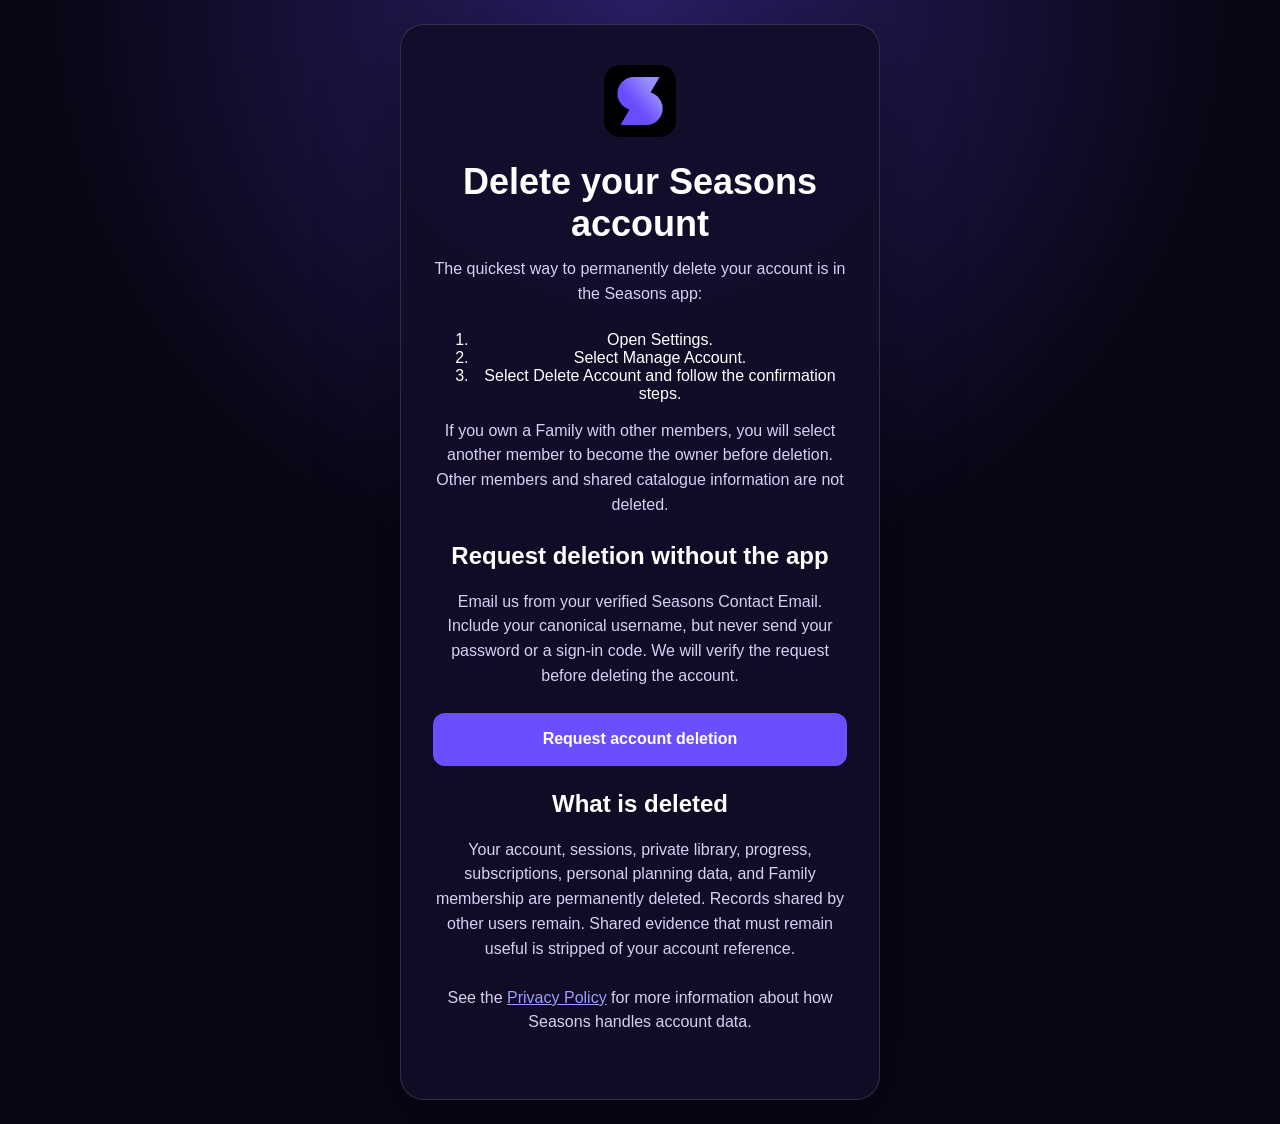
<file: delete-account/index.html>
<!DOCTYPE html>
<html lang="en">

<head>
    <meta charset="UTF-8">
    <meta name="viewport" content="width=device-width, initial-scale=1.0">
    <title>Delete your Seasons account</title>
    <link rel="stylesheet" href="../account-link.css">
</head>

<body>
    <main class="card">
        <img src="../seasonslogo.png" alt="Seasons" class="logo">
        <h1>Delete your Seasons account</h1>
        <p>The quickest way to permanently delete your account is in the Seasons app:</p>
        <ol>
            <li>Open Settings.</li>
            <li>Select Manage Account.</li>
            <li>Select Delete Account and follow the confirmation steps.</li>
        </ol>
        <p>If you own a Family with other members, you will select another member to become the owner before deletion. Other members and shared catalogue information are not deleted.</p>
        <h2>Request deletion without the app</h2>
        <p>Email us from your verified Seasons Contact Email. Include your canonical username, but never send your password or a sign-in code. We will verify the request before deleting the account.</p>
        <p><a class="button" href="mailto:contact@myvstudios.com?subject=Seasons%20account%20deletion%20request">Request account deletion</a></p>
        <h2>What is deleted</h2>
        <p>Your account, sessions, private library, progress, subscriptions, personal planning data, and Family membership are permanently deleted. Records shared by other users remain. Shared evidence that must remain useful is stripped of your account reference.</p>
        <p>See the <a href="../privacy.html">Privacy Policy</a> for more information about how Seasons handles account data.</p>
    </main>
</body>

</html>
</file>
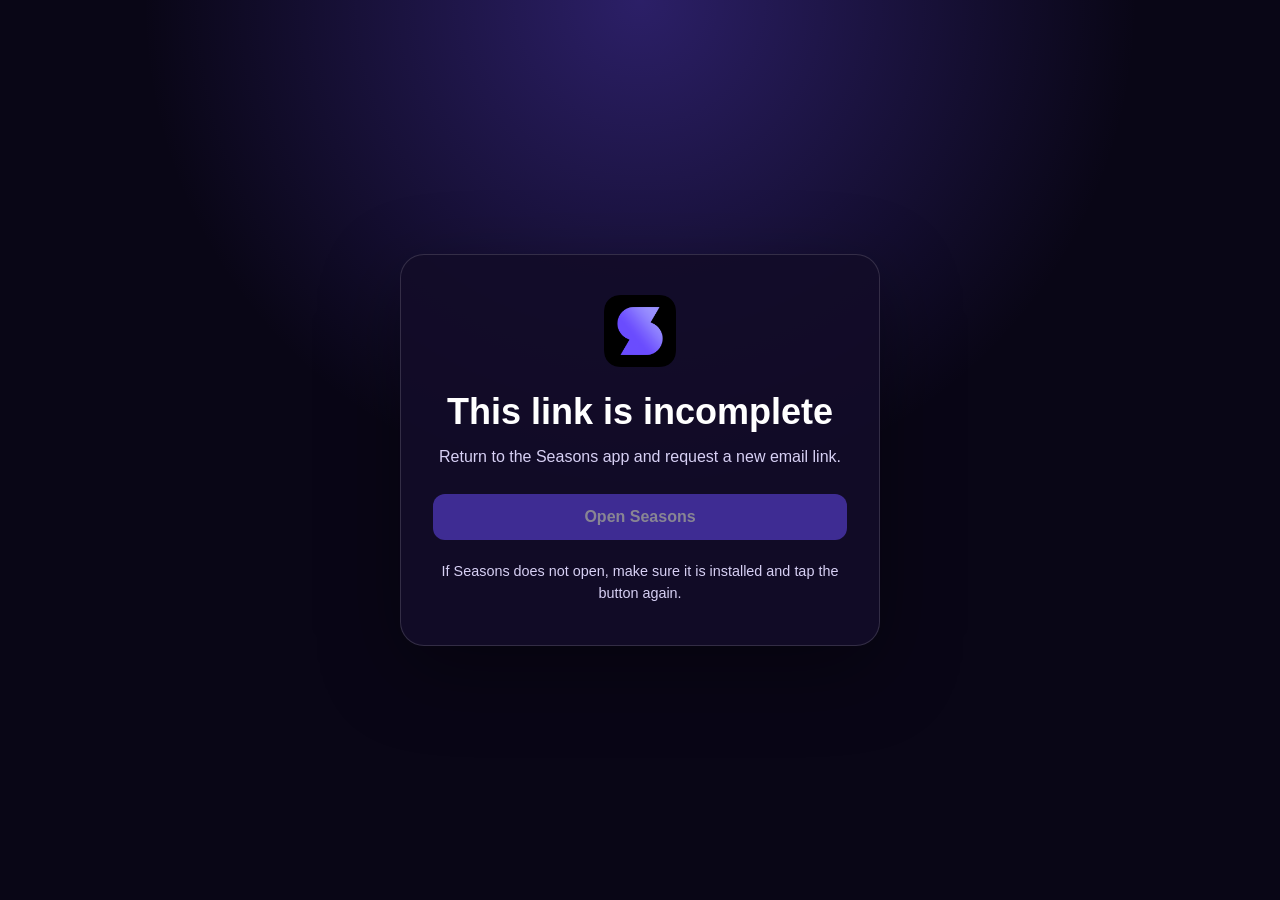
<file: family-invite/index.html>
<!doctype html>
<html lang="en">
<head>
    <meta charset="utf-8">
    <meta name="viewport" content="width=device-width, initial-scale=1">
    <meta name="referrer" content="no-referrer">
    <meta http-equiv="Content-Security-Policy" content="default-src 'none'; img-src 'self'; style-src 'self'; script-src 'self'; base-uri 'none'; form-action 'none'">
    <title>Open Seasons</title>
    <link rel="stylesheet" href="../account-link.css">
    <script src="../account-link.js" defer></script>
</head>
<body>
    <main>
        <img class="logo" src="../seasonslogo.png" alt="Seasons">
        <h1>Opening Seasons</h1>
        <p data-message>Continue in Seasons to view your Family invitation.</p>
        <a class="button" data-open-seasons href="#">Open Seasons</a>
        <p class="help">If Seasons does not open, make sure it is installed and tap the button again.</p>
    </main>
</body>
</html>
</file>
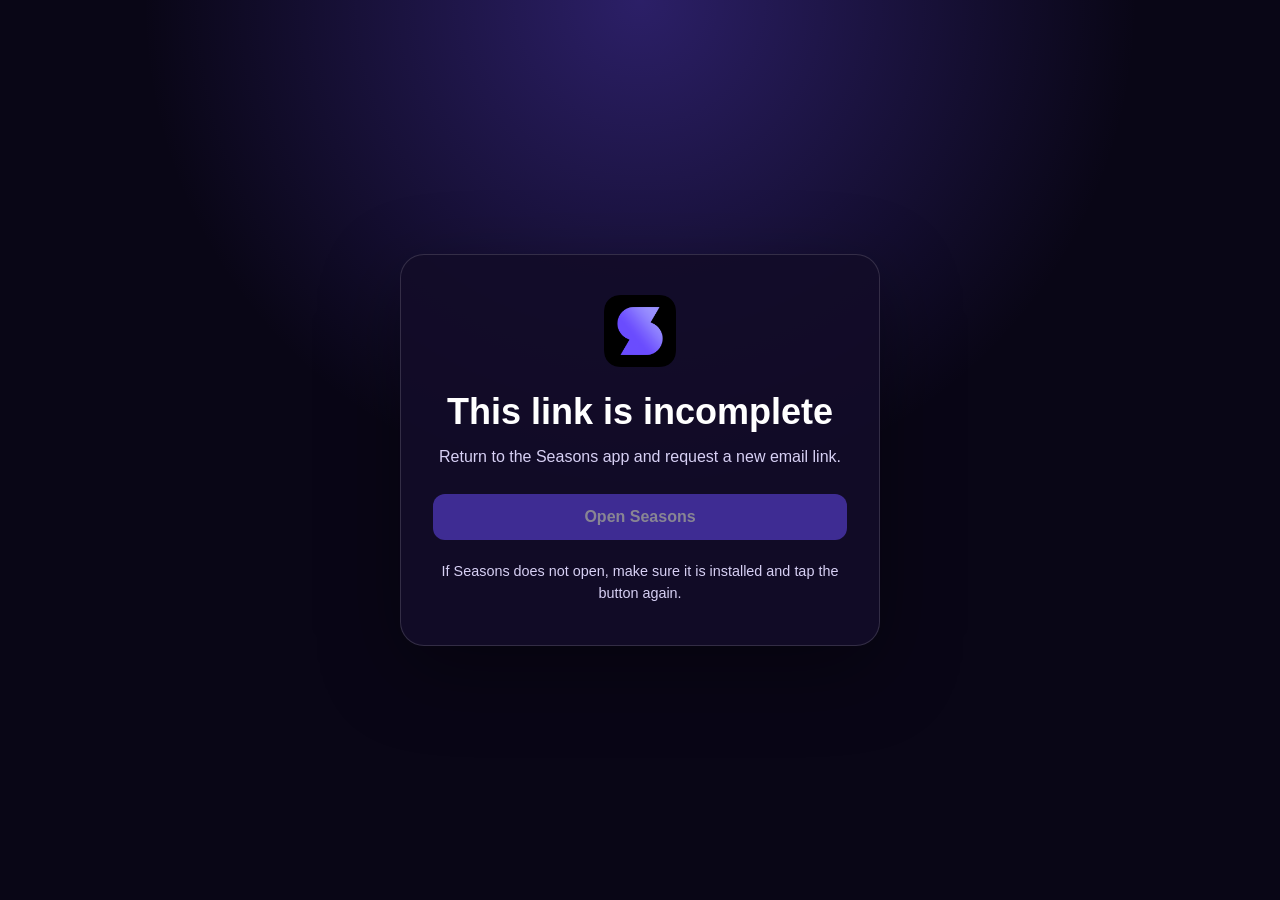
<file: recover-account/index.html>
<!doctype html>
<html lang="en">
<head>
    <meta charset="utf-8">
    <meta name="viewport" content="width=device-width, initial-scale=1">
    <meta name="referrer" content="no-referrer">
    <meta http-equiv="Content-Security-Policy" content="default-src 'none'; img-src 'self'; style-src 'self'; script-src 'self'; base-uri 'none'; form-action 'none'">
    <title>Open Seasons</title>
    <link rel="stylesheet" href="../account-link.css">
    <script src="../account-link.js" defer></script>
</head>
<body>
    <main>
        <img class="logo" src="../seasonslogo.png" alt="Seasons">
        <h1>Opening Seasons</h1>
        <p data-message>Continue in Seasons to recover your account.</p>
        <a class="button" data-open-seasons href="#">Open Seasons</a>
        <p class="help">If Seasons does not open, make sure it is installed and tap the button again.</p>
    </main>
</body>
</html>
</file>
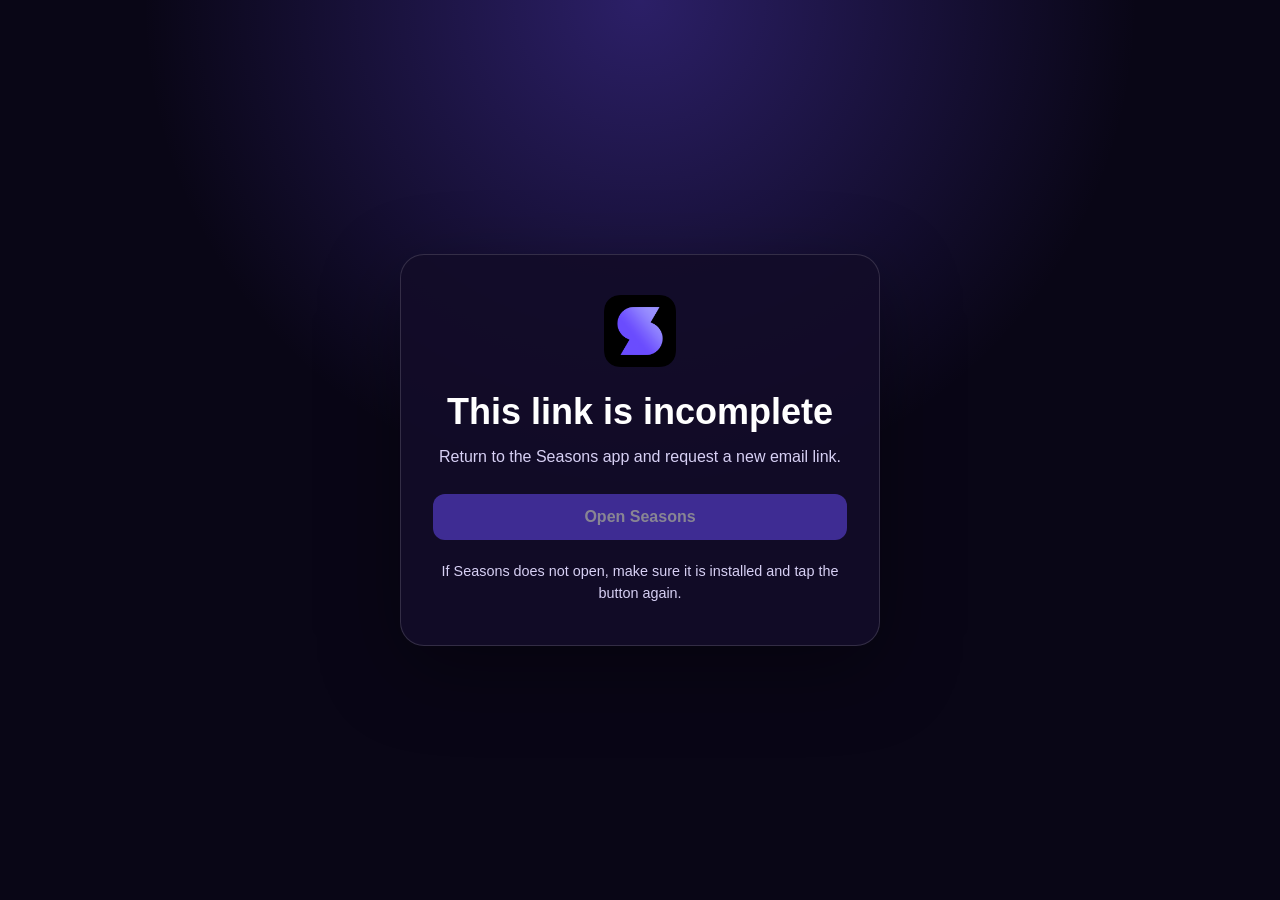
<file: replace-contact-email/index.html>
<!doctype html>
<html lang="en">
<head>
    <meta charset="utf-8">
    <meta name="viewport" content="width=device-width, initial-scale=1">
    <meta name="referrer" content="no-referrer">
    <meta http-equiv="Content-Security-Policy" content="default-src 'none'; img-src 'self'; style-src 'self'; script-src 'self'; base-uri 'none'; form-action 'none'">
    <title>Open Seasons</title>
    <link rel="stylesheet" href="../account-link.css">
    <script src="../account-link.js" defer></script>
</head>
<body>
    <main>
        <img class="logo" src="../seasonslogo.png" alt="Seasons">
        <h1>Opening Seasons</h1>
        <p data-message>Continue in Seasons to verify your new Contact Email.</p>
        <a class="button" data-open-seasons href="#">Open Seasons</a>
        <p class="help">If Seasons does not open, make sure it is installed and tap the button again.</p>
    </main>
</body>
</html>
</file>
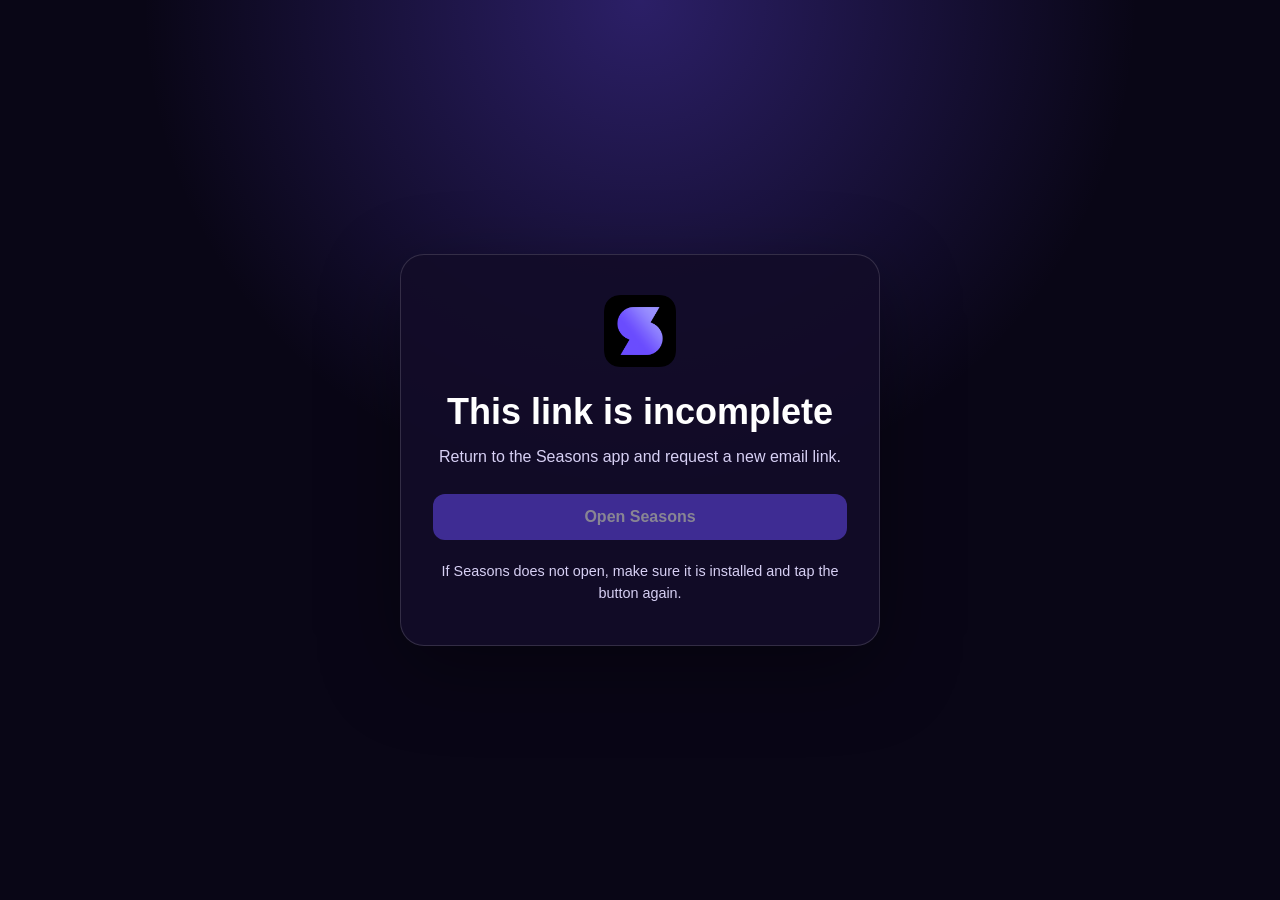
<file: verify-contact-email/index.html>
<!doctype html>
<html lang="en">
<head>
    <meta charset="utf-8">
    <meta name="viewport" content="width=device-width, initial-scale=1">
    <meta name="referrer" content="no-referrer">
    <meta http-equiv="Content-Security-Policy" content="default-src 'none'; img-src 'self'; style-src 'self'; script-src 'self'; base-uri 'none'; form-action 'none'">
    <title>Open Seasons</title>
    <link rel="stylesheet" href="../account-link.css">
    <script src="../account-link.js" defer></script>
</head>
<body>
    <main>
        <img class="logo" src="../seasonslogo.png" alt="Seasons">
        <h1>Opening Seasons</h1>
        <p data-message>Continue in Seasons to verify your Contact Email.</p>
        <a class="button" data-open-seasons href="#">Open Seasons</a>
        <p class="help">If Seasons does not open, make sure it is installed and tap the button again.</p>
    </main>
</body>
</html>
</file>
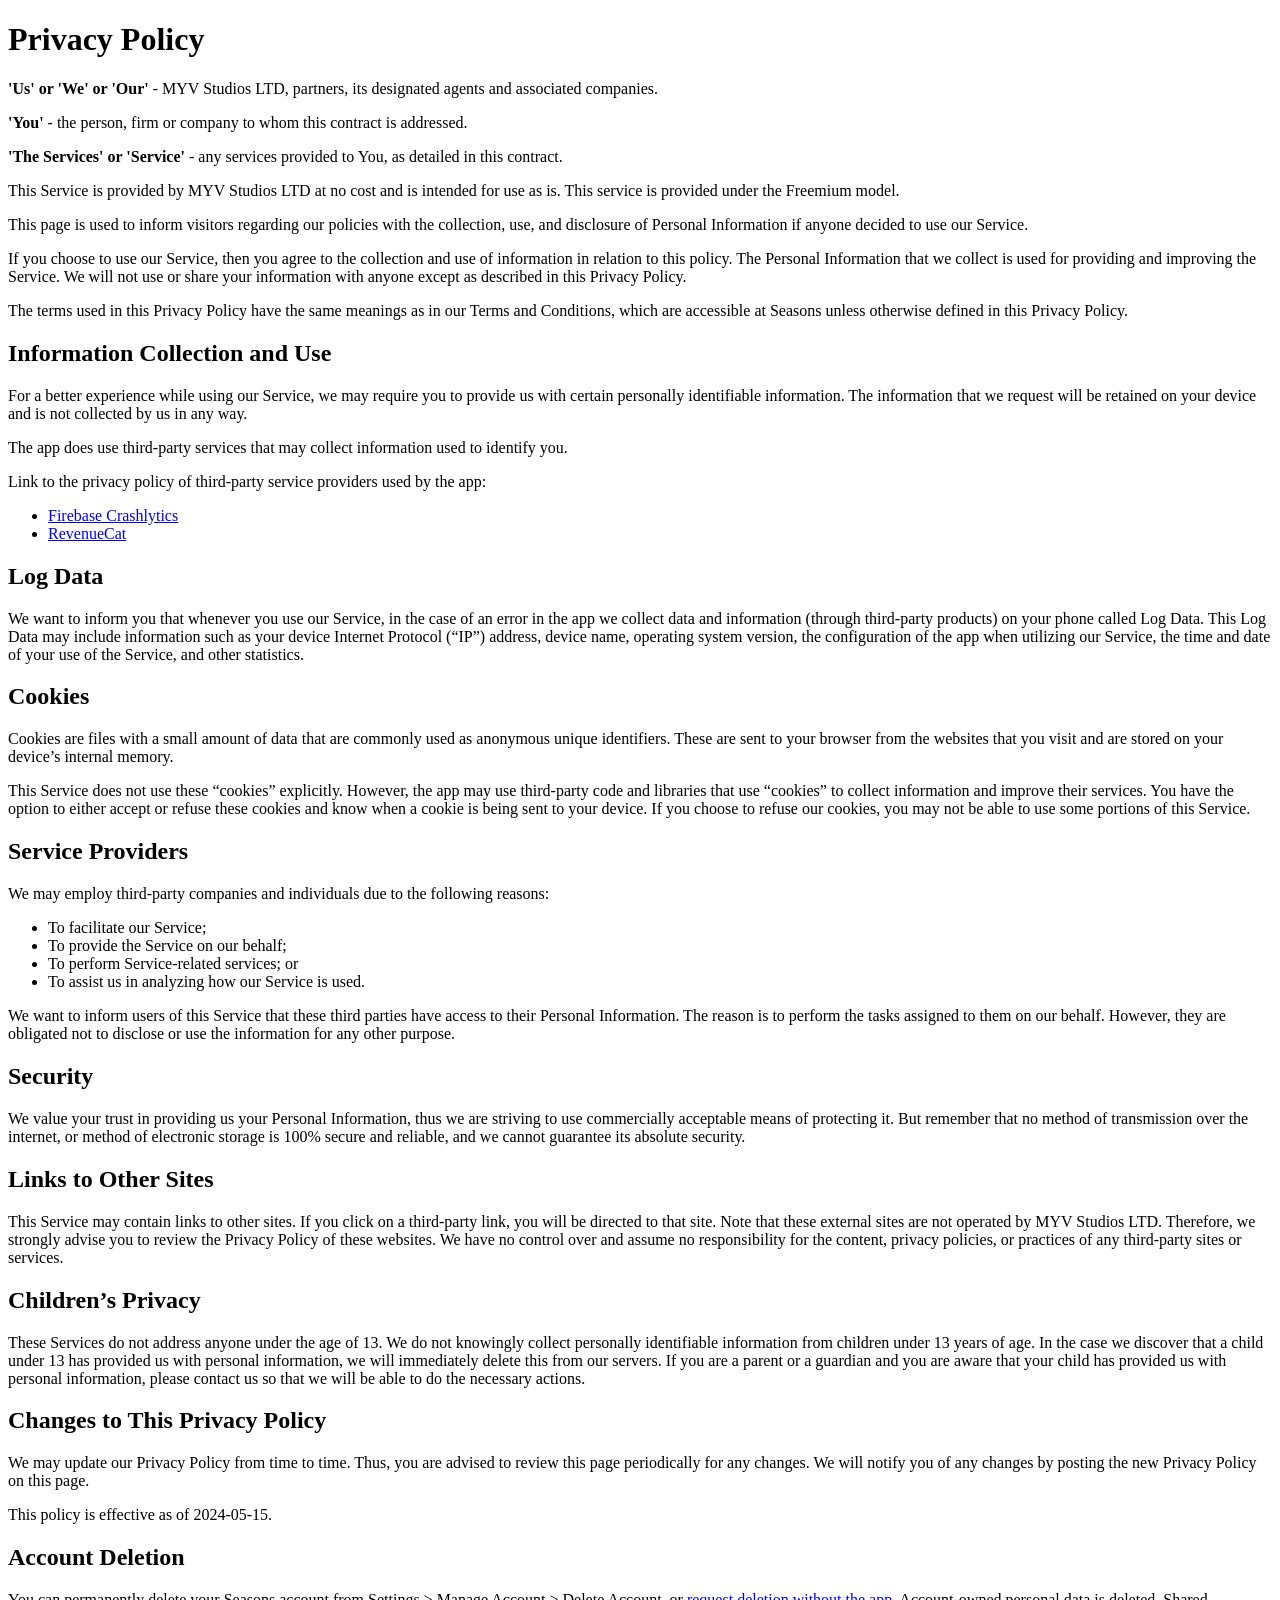
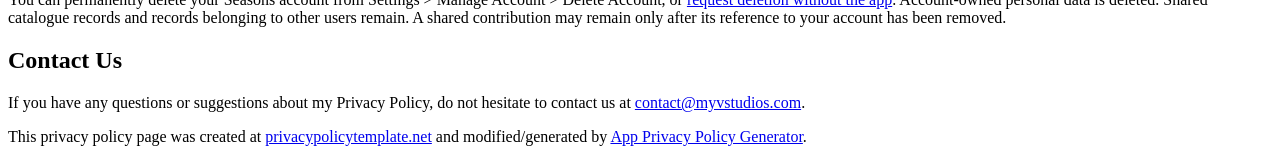
<file: privacy.html>
<!DOCTYPE html>
<html lang="en">

<head>
    <meta charset="UTF-8">
    <meta name="viewport" content="width=device-width, initial-scale=1.0">
    <title>Privacy Policy</title>
</head>

<body>
    <h1>Privacy Policy</h1>

    <p><strong>'Us' or 'We' or 'Our'</strong> - MYV Studios LTD, partners, its designated agents and associated companies.</p>
    <p><strong>'You'</strong> - the person, firm or company to whom this contract is addressed.</p>
    <p><strong>'The Services' or 'Service'</strong> - any services provided to You, as detailed in this contract.</p>

    <p>This Service is provided by MYV Studios LTD at no cost and is intended for use as is. This service is provided under the Freemium model.</p>

    <p>This page is used to inform visitors regarding our policies with the collection, use, and disclosure of Personal Information if anyone decided to use our Service.</p>

    <p>If you choose to use our Service, then you agree to the collection and use of information in relation to this policy. The Personal Information that we collect is used for providing and improving the Service. We will not use or share your information with anyone except as described in this Privacy Policy.</p>

    <p>The terms used in this Privacy Policy have the same meanings as in our Terms and Conditions, which are accessible at Seasons unless otherwise defined in this Privacy Policy.</p>

    <h2>Information Collection and Use</h2>

    <p>For a better experience while using our Service, we may require you to provide us with certain personally identifiable information. The information that we request will be retained on your device and is not collected by us in any way.</p>
    <p>The app does use third-party services that may collect information used to identify you.</p>
    <p>Link to the privacy policy of third-party service providers used by the app:</p>
    <ul>
        <li><a href="https://firebase.google.com/support/privacy">Firebase Crashlytics</a></li>
        <li><a href="https://www.revenuecat.com/privacy">RevenueCat</a></li>
    </ul>

    <h2>Log Data</h2>
    <p>We want to inform you that whenever you use our Service, in the case of an error in the app we collect data and information (through third-party products) on your phone called Log Data. This Log Data may include information such as your device Internet Protocol (“IP”) address, device name, operating system version, the configuration of the app when utilizing our Service, the time and date of your use of the Service, and other statistics.</p>

    <h2>Cookies</h2>

    <p>Cookies are files with a small amount of data that are commonly used as anonymous unique identifiers. These are sent to your browser from the websites that you visit and are stored on your device’s internal memory.</p>
    <p>This Service does not use these “cookies” explicitly. However, the app may use third-party code and libraries that use “cookies” to collect information and improve their services. You have the option to either accept or refuse these cookies and know when a cookie is being sent to your device. If you choose to refuse our cookies, you may not be able to use some portions of this Service.</p>

    <h2>Service Providers</h2>

    <p>We may employ third-party companies and individuals due to the following reasons:</p>
    <ul>
        <li>To facilitate our Service;</li>
        <li>To provide the Service on our behalf;</li>
        <li>To perform Service-related services; or</li>
        <li>To assist us in analyzing how our Service is used.</li>
    </ul>
    <p>We want to inform users of this Service that these third parties have access to their Personal Information. The reason is to perform the tasks assigned to them on our behalf. However, they are obligated not to disclose or use the information for any other purpose.</p>

    <h2>Security</h2>

    <p>We value your trust in providing us your Personal Information, thus we are striving to use commercially acceptable means of protecting it. But remember that no method of transmission over the internet, or method of electronic storage is 100% secure and reliable, and we cannot guarantee its absolute security.</p>

    <h2>Links to Other Sites</h2>

    <p>This Service may contain links to other sites. If you click on a third-party link, you will be directed to that site. Note that these external sites are not operated by MYV Studios LTD. Therefore, we strongly advise you to review the Privacy Policy of these websites. We have no control over and assume no responsibility for the content, privacy policies, or practices of any third-party sites or services.</p>

    <h2>Children’s Privacy</h2>

    <p>These Services do not address anyone under the age of 13. We do not knowingly collect personally identifiable information from children under 13 years of age. In the case we discover that a child under 13 has provided us with personal information, we will immediately delete this from our servers. If you are a parent or a guardian and you are aware that your child has provided us with personal information, please contact us so that we will be able to do the necessary actions.</p>

    <h2>Changes to This Privacy Policy</h2>

    <p>We may update our Privacy Policy from time to time. Thus, you are advised to review this page periodically for any changes. We will notify you of any changes by posting the new Privacy Policy on this page.</p>
    <p>This policy is effective as of 2024-05-15.</p>

    <h2>Account Deletion</h2>
    <p>You can permanently delete your Seasons account from Settings &gt; Manage Account &gt; Delete Account, or <a href="delete-account/">request deletion without the app</a>. Account-owned personal data is deleted. Shared catalogue records and records belonging to other users remain. A shared contribution may remain only after its reference to your account has been removed.</p>

    <h2>Contact Us</h2>

    <p>If you have any questions or suggestions about my Privacy Policy, do not hesitate to contact us at <a href="mailto:contact@myvstudios.com">contact@myvstudios.com</a>.</p>
    <p>This privacy policy page was created at <a href="http://privacypolicytemplate.net">privacypolicytemplate.net</a> and modified/generated by <a href="https://www.app-privacy-policy-generator.org/">App Privacy Policy Generator</a>.</p>
</body>

</html>
</file>
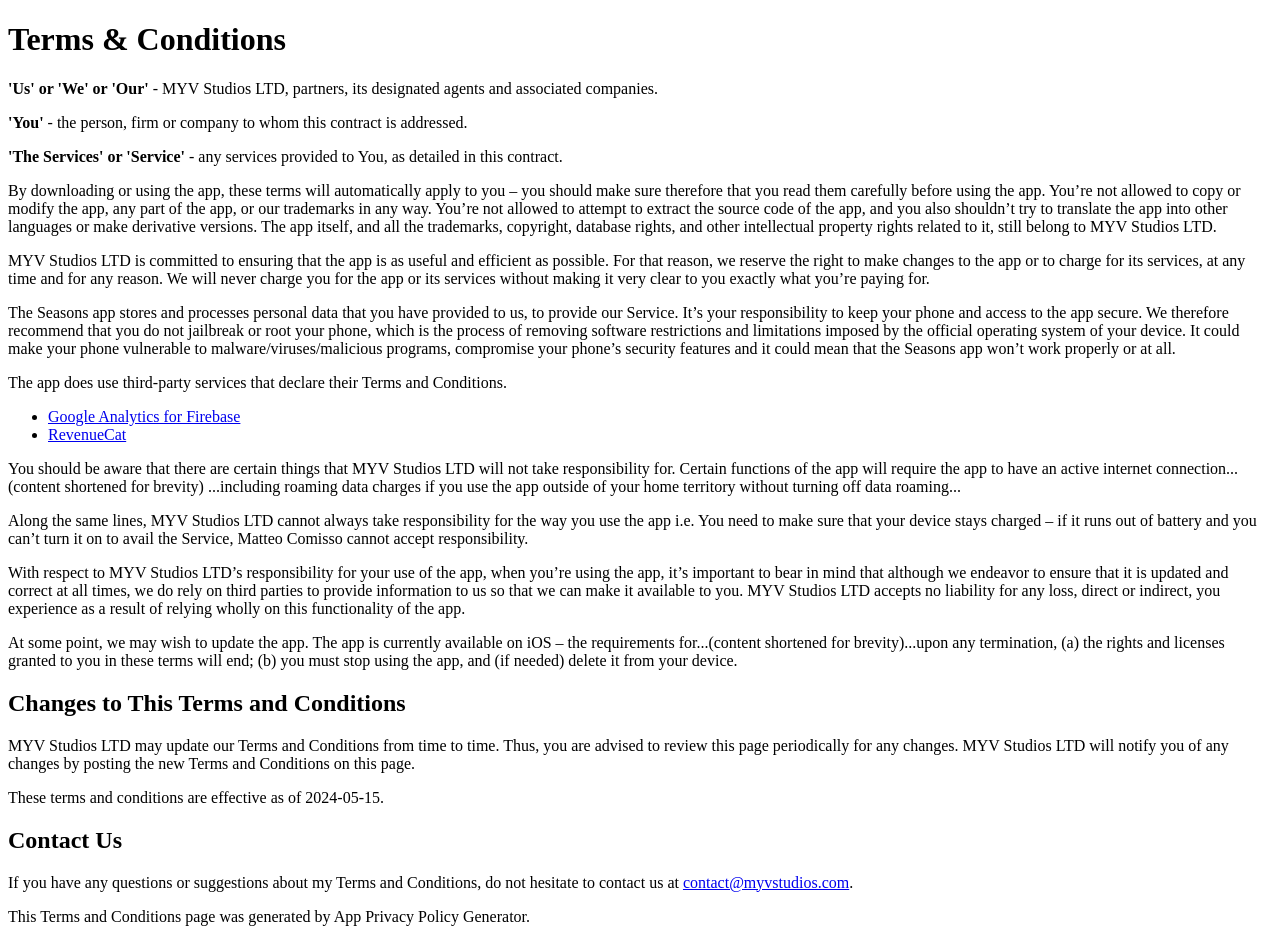
<file: terms.html>
<!DOCTYPE html>
<html lang="en">

<head>
    <meta charset="UTF-8">
    <meta name="viewport" content="width=device-width, initial-scale=1.0">
    <title>Terms & Conditions</title>
</head>

<body>
    <h1>Terms & Conditions</h1>

    <p><strong>'Us' or 'We' or 'Our'</strong> - MYV Studios LTD, partners, its designated agents and associated companies.</p>
    <p><strong>'You'</strong> - the person, firm or company to whom this contract is addressed.</p>
    <p><strong>'The Services' or 'Service'</strong> - any services provided to You, as detailed in this contract.</p>

    <p>By downloading or using the app, these terms will automatically apply to you – you should make sure therefore that you read them carefully before using the app. You’re not allowed to copy or modify the app, any part of the app, or our trademarks in any way. You’re not allowed to attempt to extract the source code of the app, and you also shouldn’t try to translate the app into other languages or make derivative versions. The app itself, and all the trademarks, copyright, database rights, and other intellectual property rights related to it, still belong to MYV Studios LTD.</p>

    <p>MYV Studios LTD is committed to ensuring that the app is as useful and efficient as possible. For that reason, we reserve the right to make changes to the app or to charge for its services, at any time and for any reason. We will never charge you for the app or its services without making it very clear to you exactly what you’re paying for.</p>

    <p>The Seasons app stores and processes personal data that you have provided to us, to provide our Service. It’s your responsibility to keep your phone and access to the app secure. We therefore recommend that you do not jailbreak or root your phone, which is the process of removing software restrictions and limitations imposed by the official operating system of your device. It could make your phone vulnerable to malware/viruses/malicious programs, compromise your phone’s security features and it could mean that the Seasons app won’t work properly or at all.</p>

    <p>The app does use third-party services that declare their Terms and Conditions.</p>
    <ul>
        <li><a href="https://firebase.google.com/terms/analytics">Google Analytics for Firebase</a></li>
        <li><a href="https://www.revenuecat.com/terms">RevenueCat</a></li>
    </ul>

    <p>You should be aware that there are certain things that MYV Studios LTD will not take responsibility for. Certain functions of the app will require the app to have an active internet connection... (content shortened for brevity) ...including roaming data charges if you use the app outside of your home territory without turning off data roaming...</p>

    <p>Along the same lines, MYV Studios LTD cannot always take responsibility for the way you use the app i.e. You need to make sure that your device stays charged – if it runs out of battery and you can’t turn it on to avail the Service, Matteo Comisso cannot accept responsibility.</p>

    <p>With respect to MYV Studios LTD’s responsibility for your use of the app, when you’re using the app, it’s important to bear in mind that although we endeavor to ensure that it is updated and correct at all times, we do rely on third parties to provide information to us so that we can make it available to you. MYV Studios LTD accepts no liability for any loss, direct or indirect, you experience as a result of relying wholly on this functionality of the app.</p>

    <p>At some point, we may wish to update the app. The app is currently available on iOS – the requirements for...(content shortened for brevity)...upon any termination, (a) the rights and licenses granted to you in these terms will end; (b) you must stop using the app, and (if needed) delete it from your device.</p>

    <h2>Changes to This Terms and Conditions</h2>
    <p>MYV Studios LTD may update our Terms and Conditions from time to time. Thus, you are advised to review this page periodically for any changes. MYV Studios LTD will notify you of any changes by posting the new Terms and Conditions on this page.</p>
    <p>These terms and conditions are effective as of 2024-05-15.</p>

    <h2>Contact Us</h2>
    <p>If you have any questions or suggestions about my Terms and Conditions, do not hesitate to contact us at <a href="mailto:contact@myvstudios.com">contact@myvstudios.com</a>.</p>
    <p>This Terms and Conditions page was generated by App Privacy Policy Generator.</p>
</body>

</html>
</file>
<file: account-link.css>
:root {
    color-scheme: dark;
    font-family: -apple-system, BlinkMacSystemFont, "Segoe UI", sans-serif;
    background: #090616;
    color: #ffffff;
}

* {
    box-sizing: border-box;
}

body {
    min-height: 100vh;
    margin: 0;
    display: grid;
    place-items: center;
    padding: 24px;
    background:
        radial-gradient(circle at top, rgba(108, 78, 255, 0.35), transparent 45%),
        #090616;
}

main {
    width: min(100%, 480px);
    padding: 40px 32px;
    border: 1px solid rgba(255, 255, 255, 0.14);
    border-radius: 24px;
    background: rgba(19, 13, 41, 0.92);
    text-align: center;
    box-shadow: 0 24px 80px rgba(0, 0, 0, 0.35);
}

.logo {
    width: 72px;
    height: 72px;
    object-fit: contain;
    margin-bottom: 20px;
}

h1 {
    margin: 0 0 12px;
    font-size: clamp(1.75rem, 6vw, 2.25rem);
}

p {
    margin: 0 0 24px;
    color: #d7d0f4;
    line-height: 1.55;
}

.button {
    display: block;
    width: 100%;
    padding: 14px 20px;
    border-radius: 12px;
    background: #6c4eff;
    color: #ffffff;
    font-weight: 700;
    text-decoration: none;
}

.button:hover,
.button:focus-visible {
    background: #8068ff;
}

.button[aria-disabled="true"] {
    opacity: 0.5;
    pointer-events: none;
}

.help {
    margin-top: 20px;
    margin-bottom: 0;
    font-size: 0.9rem;
}

.help a {
    color: #b7a9ff;
}
</file>
